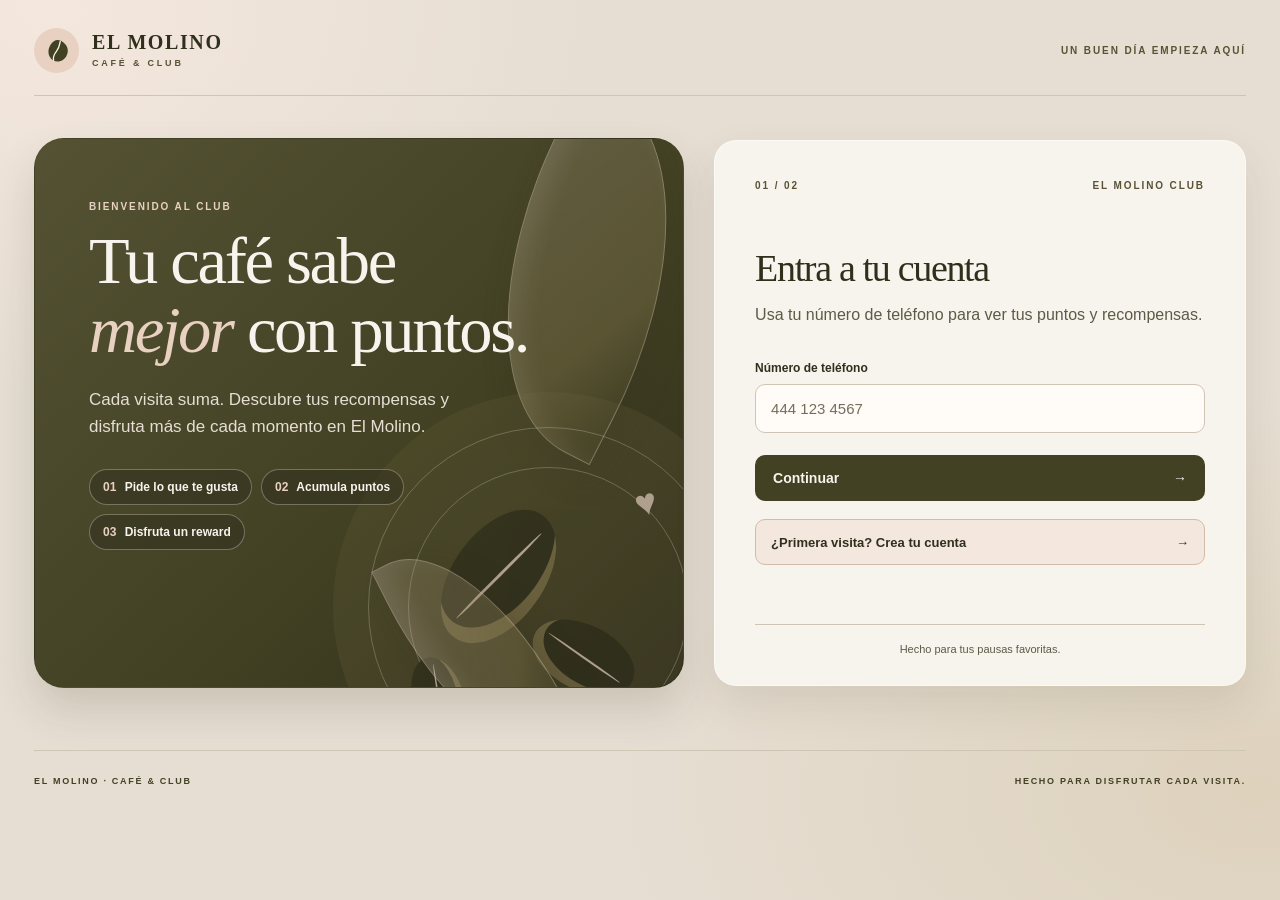
<file: web/index.html>
<!doctype html>
<html lang="es-MX">
<head>
  <meta charset="utf-8"><meta name="viewport" content="width=device-width, initial-scale=1">
  <meta name="theme-color" content="#123a30"><meta name="description" content="El Molino Club: puntos y recompensas para cada visita.">
  <link rel="manifest" href="./manifest.webmanifest"><link rel="stylesheet" href="./styles.css"><link rel="stylesheet" href="./theme.css?v=20"><title>El Molino Club</title>
</head>
<body class="customer-page">
  <main class="shell">
    <header class="site-header">
      <div class="brand"><span class="brand-mark" aria-hidden="true"><svg viewBox="0 0 64 64"><path d="M33 8c-14 5-23 17-21 31 2 13 15 21 28 16 13-5 20-18 15-31C50 11 41 7 33 8Z" fill="currentColor"/><path d="M46 13c-4 7-6 13-15 19-9 6-13 11-13 18" fill="none" stroke="#f8f2e6" stroke-width="3" stroke-linecap="round"/></svg></span><span class="brand-wordmark"><strong>EL MOLINO</strong><small>CAFÉ & CLUB</small></span></div>
      <span class="header-kicker">Un buen día empieza aquí</span>
    </header>

    <section id="login-view" class="login-layout">
      <div class="login-story">
        <p class="eyebrow">BIENVENIDO AL CLUB</p><h1>Tu café sabe<br><em>mejor</em> con puntos.</h1>
        <p class="story-copy">Cada visita suma. Descubre tus recompensas y disfruta más de cada momento en El Molino.</p>
        <div class="story-steps"><span><b>01</b> Pide lo que te gusta</span><span><b>02</b> Acumula puntos</span><span><b>03</b> Disfruta un reward</span></div>
        <div class="coffee-art" aria-hidden="true"><div class="art-ring ring-one"></div><div class="art-ring ring-two"></div><div class="art-bean bean-one"></div><div class="art-bean bean-two"></div><div class="art-bean bean-three"></div><span>♥</span></div>
      </div>
      <div class="login-panel card">
        <div class="panel-topline"><span>01 / 02</span><span>EL MOLINO CLUB</span></div>
        <h2 id="auth-title">Entra a tu cuenta</h2><p id="auth-description" class="muted">Usa tu número de teléfono para ver tus puntos y recompensas.</p>
        <form id="phone-form"><label for="phone">Número de teléfono</label><input id="phone" name="phone" type="tel" inputmode="tel" autocomplete="tel" placeholder="444 123 4567" required><button class="button-primary">Continuar <span aria-hidden="true">→</span></button></form>
        <form id="code-form" hidden><label for="code">Código de 6 dígitos</label><input id="code" name="code" type="text" inputmode="numeric" autocomplete="one-time-code" pattern="[0-9]{6}" maxlength="6" placeholder="000000" required><button class="button-primary">Entrar al Club <span aria-hidden="true">→</span></button><div class="code-actions"><button class="link" type="button" id="change-phone">Usar otro número</button><button class="link resend-code" type="button" id="resend-login-code" disabled>Reenviar código</button></div></form>
        <button id="show-registration" class="auth-switch" type="button">¿Primera visita? Crea tu cuenta <span aria-hidden="true">→</span></button>
        <form id="registration-form" hidden><label for="registration-name">Tu nombre</label><input id="registration-name" type="text" autocomplete="name" required><label for="registration-phone">Número de teléfono</label><input id="registration-phone" type="tel" inputmode="tel" autocomplete="tel" required><label class="signup-consent"><input id="registration-consent" type="checkbox"><span>Quiero recibir novedades y rewards.</span></label><button class="button-primary">Recibir código <span aria-hidden="true">→</span></button></form>
        <form id="registration-code-form" hidden><p class="form-hint">Introduce el código solicitado desde esta pantalla de registro.</p><label for="registration-code">Código de 6 dígitos</label><input id="registration-code" type="text" inputmode="numeric" autocomplete="one-time-code" pattern="[0-9]{6}" maxlength="6" placeholder="000000" required><button class="button-primary">Crear mi cuenta <span aria-hidden="true">→</span></button><button class="link resend-code" type="button" id="resend-registration-code" disabled>Reenviar código</button></form>
        <button id="back-to-login" class="link auth-switch" type="button" hidden>Ya tengo cuenta</button>
        <p id="login-message" class="message" aria-live="polite"></p><a id="online-club-link" class="online-club-link" href="https://el-molino-club.onrender.com/" hidden>Abrir el Club en línea <span aria-hidden="true">↗</span></a><button id="session-retry" class="button-primary" type="button" hidden>Volver a cargar <span aria-hidden="true">→</span></button><div class="panel-footer">Hecho para tus pausas favoritas.</div>
      </div>
    </section>

    <section id="club-view" hidden>
      <div class="welcome"><div><p class="eyebrow">TU ESPACIO EN EL MOLINO</p><h1>Hola, <span id="customer-name"></span><span class="welcome-dot">.</span></h1><p class="muted">Qué gusto tenerte de vuelta.</p></div><button id="logout" class="link">Cerrar sesión</button></div>
      <article class="points-card"><div class="points-art" aria-hidden="true"><i></i><i></i><i></i></div><div class="points-content"><p class="eyebrow">TU TARJETA DEL CLUB</p><span class="points-label">Puntos disponibles</span><strong id="points-balance">0</strong><span class="points-hint">Cada visita te acerca a algo delicioso.</span><button id="show-member-qr" type="button" class="club-qr-button">Mostrar mi QR</button><p id="member-qr-message" class="club-qr-message" role="status"></p><div id="member-qr-panel" class="club-qr-panel" hidden><img id="member-qr-image" alt="QR de mi tarjeta del Club"><p>Muéstralo al personal antes de sumar puntos.</p></div></div><div class="points-stamp">EL<br>MOLINO<br>CLUB</div></article>
      <nav class="section-nav" aria-label="Secciones del club"><a href="#campaign-section">Para ti</a><a href="#rewards-section">Rewards</a><a href="#purchases-section">Tus compras</a><a href="#redemptions-section">Tus canjes</a><a href="#profile-section">Tu perfil</a></nav>
      <div class="club-grid"><div class="club-main">
        <section id="campaign-section" class="content-section" hidden><div class="section-heading"><div><p class="eyebrow">SELECCIONADO PARA TI</p><h2>Algo especial</h2></div><span class="section-rule" aria-hidden="true"></span></div><div id="campaigns" class="campaigns"></div></section>
        <section id="rewards-section" class="content-section"><div class="section-heading"><div><p class="eyebrow">DISFRUTA MÁS</p><h2>Rewards para ti</h2></div><span class="section-rule" aria-hidden="true"></span></div><div id="rewards" class="rewards"></div><p id="rewards-message" class="message"></p></section>
        <section id="purchases-section" class="content-section"><div class="section-heading"><div><p class="eyebrow">TUS VISITAS</p><h2>Tus compras</h2></div><span class="section-rule" aria-hidden="true"></span></div><div id="purchases" class="purchases"></div></section>
        <section id="redemptions-section" class="content-section"><div class="section-heading"><div><p class="eyebrow">TUS BENEFICIOS</p><h2>Tus canjes</h2></div><span class="section-rule" aria-hidden="true"></span></div><div id="redemptions" class="rewards"></div></section>
      </div><section id="profile-section" class="profile card"><p class="eyebrow">SOBRE TI</p><h2>Tu perfil</h2><p class="muted">Mantén tus datos al día para que el Club se sienta tuyo.</p><form id="profile-form"><label for="profile-name">Nombre</label><input id="profile-name" type="text" required><label for="profile-email">Email</label><input id="profile-email" type="email"><label for="preferred-channel">Canal preferido</label><select id="preferred-channel"><option value="">Sin preferencia</option><option value="whatsapp">WhatsApp</option><option value="sms">SMS</option><option value="email">Email</option></select><label class="checkbox"><input id="marketing-consent" type="checkbox"><span>Quiero recibir novedades y rewards.</span></label><button class="button-primary">Guardar perfil</button><p id="profile-message" class="message" aria-live="polite"></p></form></section></div>
    </section>
    <footer class="site-footer"><span>EL MOLINO · CAFÉ & CLUB</span><span>Hecho para disfrutar cada visita.</span></footer>
  </main>
  <script src="./app.js" defer></script>
</body>
</html>
</file>
<file: web/styles.css>
:root{font-family:Arial,Helvetica,sans-serif;color:#173d33;background:#f7f3ea;font-synthesis:none}
*{box-sizing:border-box}
[hidden]{display:none!important}
html{scroll-behavior:smooth}
body{margin:0;min-width:320px;background:radial-gradient(circle at 90% 4%,#e8e6d6 0,transparent 27%),#f7f3ea}
button,input,select,textarea{font:inherit}
button{cursor:pointer}
a{color:inherit}
:focus-visible{outline:3px solid #d2894b;outline-offset:3px}
.shell{max-width:1160px;margin:auto;padding:28px 34px 20px;min-height:100vh}
.site-header{display:flex;align-items:center;justify-content:space-between;border-bottom:1px solid #ced9cc;padding-bottom:22px}
.brand{display:inline-flex;align-items:center;gap:13px;color:#173d33;text-decoration:none}
.brand-mark{display:grid;place-items:center;width:45px;height:45px;color:#174637;background:#e8eddd;border-radius:50%}
.brand-mark svg{width:28px;height:28px;transform:rotate(-18deg)}
.brand-wordmark strong,.brand-wordmark small{display:block;line-height:1.08}
.brand-wordmark strong{font-family:Georgia,serif;font-size:20px;letter-spacing:.08em}
.brand-wordmark small{margin-top:5px;font-size:9px;font-weight:800;letter-spacing:.31em;color:#a66d46}
.header-kicker,.eyebrow,.site-footer,.panel-topline{font-size:10px;font-weight:800;letter-spacing:.19em;text-transform:uppercase}
.header-kicker{color:#8a7868}
h1,h2,h3,p{margin-top:0}
h1,h2,h3{font-family:Georgia,'Times New Roman',serif;font-weight:normal;letter-spacing:-.035em}
h1{font-size:clamp(42px,5.2vw,72px);line-height:1.03}
h2{font-size:30px;line-height:1.15}
h3{font-size:21px;line-height:1.2}
.muted{color:#6d796e;line-height:1.58}
.eyebrow{color:#b86c41;margin-bottom:15px}
.login-layout{min-height:620px;display:grid;grid-template-columns:minmax(0,1.12fr) minmax(355px,.88fr);align-items:center;gap:56px;padding:55px 0 65px}
.login-story{position:relative;min-height:510px;padding-top:15px;overflow:hidden}
.login-story h1{max-width:600px;position:relative;z-index:1;margin-bottom:23px}
.login-story h1 em{font-style:italic;color:#c07149}
.story-copy{max-width:460px;position:relative;z-index:1;font-size:17px;line-height:1.7;color:#587063}
.story-steps{position:relative;z-index:1;display:flex;flex-wrap:wrap;gap:12px;margin-top:34px;max-width:520px}
.story-steps span{padding:10px 13px;border:1px solid #cbd7c9;background:#f7f3ead9;border-radius:999px;color:#416053;font-size:12px;font-weight:700;white-space:nowrap}
.story-steps b{color:#b86942;margin-right:5px}
.coffee-art{position:absolute;right:-45px;bottom:-85px;width:430px;height:430px;border-radius:50%;background:#dfebd9;opacity:.9}
.art-ring{position:absolute;border:1px solid #a8bca8;border-radius:50%}.ring-one{inset:35px}.ring-two{inset:75px}
.art-bean{position:absolute;width:91px;height:151px;background:#19513e;border-radius:50%;transform:rotate(36deg);box-shadow:inset -10px -12px 0 #2c6b51}
.art-bean:after{content:"";position:absolute;left:48%;top:9%;height:80%;width:3px;border-radius:50%;background:#ead9ac;transform:rotate(9deg)}
.bean-one{left:120px;top:109px}.bean-two{left:205px;top:190px;transform:rotate(116deg) scale(.72)}.bean-three{left:60px;top:230px;transform:rotate(-18deg) scale(.55)}
.coffee-art span{position:absolute;top:90px;right:106px;color:#c47f54;font-size:37px;transform:rotate(-15deg)}
.card{background:#fffcf7;border:1px solid #e9e9de;border-radius:22px;box-shadow:0 18px 46px #123d2b0a}
.login-panel{padding:34px 36px 25px;position:relative;z-index:2}
.panel-topline{display:flex;justify-content:space-between;color:#ac7c5b;margin-bottom:56px}
.login-panel h2{font-size:38px;margin:0 0 12px}
.login-panel>.muted{margin-bottom:34px}
label{display:block;font-size:12px;font-weight:800;color:#375348;margin:20px 0 9px}
input,select,textarea{width:100%;border:1px solid #cbd9cd;background:#fff;border-radius:10px;padding:14px 15px;font-size:15px;color:#173d33;min-height:49px}
input::placeholder{color:#9aa69c}
input:focus,select:focus,textarea:focus{border-color:#2e6d52;outline:3px solid #b2d0bb80}
button{border:0;border-radius:10px;background:#1b4d3b;color:#fff;padding:13px 18px;font-size:14px;font-weight:800;min-height:46px;transition:transform .15s,background .15s}
button:hover:not(:disabled){transform:translateY(-1px);background:#296149}
button:disabled{background:#c8d0c7;color:#617367;cursor:not-allowed}
.button-primary{width:100%;display:flex;align-items:center;justify-content:space-between;margin-top:22px}
.online-club-link{display:flex;align-items:center;justify-content:space-between;gap:12px;margin-top:17px;padding:14px 17px;border-radius:10px;background:#1b4d3b;color:#fff;font-size:14px;font-weight:800;text-decoration:none}.online-club-link:hover{background:#296149}.online-club-link[hidden]{display:none}
.link{background:transparent;color:#35654c;padding:7px 0;text-decoration:underline;min-height:auto}
.link:hover:not(:disabled){background:transparent;color:#143e2d;transform:none}
.code-actions{display:flex;flex-wrap:wrap;justify-content:space-between;align-items:center;gap:4px 14px;margin-top:8px}
.resend-code{display:block;margin-top:8px;font-size:12px;text-align:left}
.resend-code:disabled{background:transparent;color:#89958c;text-decoration:none}
.message{min-height:20px;margin:14px 0 0;font-size:13px;line-height:1.5;color:#2f7653}
.error{color:#a94132!important}
.panel-footer{border-top:1px solid #e9e9de;padding-top:18px;margin-top:25px;color:#9e8975;font-size:11px;text-align:center}
.auth-switch{display:block;margin:8px auto 0;font-size:12px}#show-registration{width:100%;display:flex;align-items:center;justify-content:space-between;gap:12px;margin-top:18px;padding:12px 15px;background:#eef3e9;border:1px solid #cbd9cd;color:#1b4d3b;text-align:left;font-size:13px}#show-registration:hover:not(:disabled){background:#e1ecde}.form-hint{margin:16px 0 4px;font-size:13px;line-height:1.5;color:#587063}.signup-consent{display:flex;align-items:start;gap:10px;font-size:12px;font-weight:normal;line-height:1.5}.signup-consent input{width:17px;height:17px;min-height:0;flex:none;margin:0;accent-color:#1b4d3b}
.site-footer{display:flex;justify-content:space-between;gap:12px;border-top:1px solid #ced9cc;padding:25px 0;color:#897c6c;font-size:9px}
.welcome{display:flex;justify-content:space-between;align-items:start;gap:20px;padding-top:56px}
.welcome h1{font-size:clamp(38px,4vw,58px);margin:0 0 8px}.welcome .muted{margin:0}.welcome-dot{color:#c0774b}
.points-card{position:relative;overflow:hidden;min-height:300px;margin:38px 0 24px;padding:35px 42px;border-radius:24px;background:linear-gradient(115deg,#183f34,#226148);color:#f8f5e9;box-shadow:0 20px 50px #173d3330}
.points-content{position:relative;z-index:1;display:flex;flex-direction:column;align-items:start}.points-card .eyebrow{color:#eac396;margin:0 0 25px}
.points-label{font-size:14px;color:#d5e4d6}.points-card strong{font-family:Georgia,serif;font-size:clamp(82px,10vw,136px);line-height:1.05;font-weight:normal;letter-spacing:-.07em}
.points-hint{font-size:13px;color:#cfddce}.points-stamp{position:absolute;z-index:1;right:37px;top:35px;width:74px;height:74px;display:grid;place-items:center;border:1px solid #b9d4bd;border-radius:50%;font-size:10px;line-height:1.15;letter-spacing:.1em;text-align:center;color:#dae8d3;transform:rotate(13deg)}
.points-art{position:absolute;width:520px;height:520px;border:1px solid #ffffff25;border-radius:50%;right:-90px;top:-125px}.points-art:before,.points-art:after{content:"";position:absolute;border:1px solid #ffffff25;border-radius:50%}.points-art:before{inset:45px}.points-art:after{inset:95px}.points-art i{position:absolute;width:95px;height:145px;border-radius:50%;background:#ffffff13;transform:rotate(35deg)}.points-art i:nth-child(1){top:155px;left:130px}.points-art i:nth-child(2){top:65px;left:280px}.points-art i:nth-child(3){top:310px;left:325px}
.section-nav{display:flex;gap:8px;overflow:auto;padding:4px 0 19px;border-bottom:1px solid #d7dfd3;margin-bottom:28px;scrollbar-width:none}.section-nav a{flex:none;text-decoration:none;color:#557164;padding:10px 16px;border-radius:999px;font-size:12px;font-weight:800}.section-nav a:hover,.section-nav a:focus{background:#e5eedf;color:#1b4d3b}
.club-grid{display:grid;grid-template-columns:minmax(0,1.55fr) minmax(290px,.85fr);align-items:start;gap:34px;margin-bottom:65px}.club-main{min-width:0}.content-section{margin-bottom:38px;scroll-margin-top:25px}
.section-heading{display:flex;align-items:end;gap:18px;margin:0 0 18px}.section-heading .eyebrow{margin-bottom:7px}.section-heading h2{margin:0}.section-rule{flex:1;height:1px;background:#d4ddd1;margin-bottom:7px}
.purchases{display:grid;gap:12px;color:#69766b;font-size:13px}.purchase{padding:20px 23px;border:1px solid #e4e7dc;border-radius:16px;background:#fffcf7;box-shadow:0 5px 17px #173d3308}.purchase-heading{display:flex;justify-content:space-between;align-items:baseline;gap:16px}.purchase h3{font-size:19px;margin:0}.purchase-heading strong{color:#173d33;white-space:nowrap}.purchase-products{color:#69766b;line-height:1.5;margin:12px 0}.purchase-points{display:inline-block;padding:6px 10px;border-radius:999px;background:#e8eddd;color:#266348;font-size:12px;font-weight:800}
.campaigns,.rewards{display:grid;gap:12px}.campaign,.reward{border-radius:16px;padding:23px;background:#fffcf7;border:1px solid #e4e7dc;box-shadow:0 5px 17px #173d3308}.campaign{background:#efe4d2;border-color:#e4d4bd}.campaign .eyebrow{margin-bottom:10px}.campaign h3,.reward h3{margin:0 0 8px}.campaign p:not(.eyebrow),.reward p{color:#69766b;font-size:13px;line-height:1.5;margin:0}.campaign button{margin-top:18px;background:#bf7048}.reward{display:flex;justify-content:space-between;align-items:center;gap:20px}.reward strong{display:block;color:#bf7048;margin-top:15px;font-size:12px;letter-spacing:.06em;overflow-wrap:anywhere}.reward button{flex:none;background:#bb7048;white-space:nowrap}.reward button:hover:not(:disabled){background:#a65e39}.reward button:disabled{background:#e2e4dc;color:#718071}
.profile{padding:28px;scroll-margin-top:25px}.profile .eyebrow{margin-bottom:7px}.profile h2{margin-bottom:9px}.profile>.muted{font-size:13px}.profile label{margin-top:16px}.profile .checkbox{display:flex;gap:10px;align-items:start;font-size:12px;line-height:1.5;font-weight:normal}.profile .checkbox input{width:17px;height:17px;min-height:0;margin:0;flex:none;accent-color:#1b4d3b}
@media(max-width:850px){.shell{padding:20px}.login-layout{gap:25px;grid-template-columns:minmax(0,1fr) minmax(320px,.9fr)}.login-story{min-height:480px}.coffee-art{width:330px;height:330px;right:-90px;bottom:-30px}.bean-one{left:100px;top:70px}.bean-two{left:170px;top:135px}.bean-three{left:30px;top:165px}.club-grid{grid-template-columns:1fr}.profile{max-width:none}}
@media(max-width:680px){.shell{padding:18px 17px}.site-header{padding-bottom:16px}.header-kicker{display:none}.brand-mark{width:39px;height:39px}.brand-wordmark strong{font-size:18px}.login-layout{display:block;padding:28px 0}.login-story{min-height:270px;padding:0}.login-story h1{font-size:clamp(39px,11vw,60px);margin-bottom:12px}.story-copy{font-size:14px;max-width:310px}.story-steps{gap:6px;margin-top:16px}.story-steps span{font-size:10px;padding:7px 9px}.coffee-art{width:250px;height:250px;right:-105px;bottom:-50px;opacity:.45}.art-bean{transform:scale(.7)}.bean-one{left:80px;top:30px}.bean-two{left:120px;top:95px}.bean-three{left:0;top:110px}.login-panel{padding:26px 23px}.panel-topline{margin-bottom:22px}.login-panel h2{font-size:32px}.welcome{padding-top:35px}.welcome h1{font-size:40px}.welcome .link{font-size:12px;white-space:nowrap}.points-card{min-height:240px;padding:28px 26px;margin-top:27px}.points-card strong{font-size:92px}.points-stamp{right:22px;top:24px;width:57px;height:57px;font-size:8px}.points-art{right:-300px}.club-grid{gap:0}.reward{align-items:start;flex-direction:column;gap:13px}.reward button{width:100%}.site-footer{font-size:8px}}
@media(max-width:380px){.story-steps span:last-child{display:none}.points-card strong{font-size:76px}.welcome h1{font-size:34px}}
</file>
<file: web/theme.css>
:root {
  /* El Molino palette: Moss, Olive, Oat, Blush. */
  --moss:#424123;
  --olive:#80744c;
  --oat:#e6ded3;
  --blush:#e8d1c1;
  --moss-deep:#302f1c;
  --olive-deep:#595234;
  --oat-light:#f7f3ed;
  --blush-light:#f4e7de;
  --line:#cfc5b4;
  --text-muted:#5c5b46;
  --color-page:var(--oat);
  --color-surface:var(--oat-light);
  --color-text:var(--moss-deep);
  --color-text-secondary:var(--text-muted);
  --color-accent-solid:var(--moss);
  --color-accent-text:var(--oat-light);
  --color-border:var(--line);
  --forest:var(--moss);
  --forest-deep:var(--moss-deep);
  --teal:var(--moss);
  --leaf:var(--olive);
  --sage:var(--olive);
  --clay:var(--olive-deep);
  --cocoa:var(--moss-deep);
  --sand:var(--blush);
  --cream:var(--oat);
  --paper:var(--oat-light);
  --ink:var(--moss-deep);
  --muted-ink:var(--text-muted);
  color:var(--color-text);
  background:var(--color-page);
}

* { -webkit-tap-highlight-color:transparent; }
html { scroll-behavior:smooth; }
body.customer-page,
body.staff-page {
  color:var(--color-text);
  background:
    radial-gradient(ellipse at 4% 1%,#f4e7de 0,transparent 31%),
    radial-gradient(ellipse at 98% 88%,#ded2bd 0,transparent 36%),
    var(--color-page);
}
::selection { background:var(--olive);color:var(--oat-light); }
:focus-visible { outline:3px solid var(--olive-deep);outline-offset:3px; }
h1,h2,h3 { color:var(--moss-deep);text-wrap:balance; }
p { text-wrap:pretty; }
button,input,select,textarea { font-family:Arial,Helvetica,sans-serif; }
button {
  background:var(--color-accent-solid);color:var(--color-accent-text);
  transition:background-color .15s ease,transform .15s ease,box-shadow .15s ease;
}
button:hover:not(:disabled) { background:var(--moss-deep); }
button:active:not(:disabled) { transform:scale(.96); }
button:disabled { background:#d3c9b9;color:var(--text-muted); }
input,select,textarea {
  background:var(--oat-light);border-color:var(--line);color:var(--moss-deep);
}
input::placeholder { color:#746e5e; }
input:focus,select:focus,textarea:focus {
  border-color:var(--olive-deep);outline:3px solid #80744c55;
}
label { color:var(--moss-deep); }
.eyebrow,.panel-topline { color:var(--olive-deep); }
.muted { color:var(--color-text-secondary); }
.message { color:var(--moss-deep); }
.error { color:#9b4038!important; }
.card {
  background:var(--color-surface);border-color:var(--color-border);
  box-shadow:0 15px 38px #42412316;
}
.link,.link:hover:not(:disabled) {
  background:transparent;color:var(--moss);text-underline-offset:3px;
}
.online-club-link { background:var(--moss);color:var(--oat-light); }
.online-club-link:hover { background:var(--moss-deep); }
.signup-consent input,.profile .checkbox input { accent-color:var(--moss); }
.site-footer { border-color:var(--line);color:var(--moss); }

/* Customer welcome: a quiet editorial panel with coffee-shaped details. */
.customer-page .shell { max-width:1280px; }
.customer-page .site-header { border-color:var(--line); }
.customer-page .brand { color:var(--moss-deep); }
.customer-page .brand-mark { background:var(--blush);color:var(--moss); }
.customer-page .brand-wordmark small,.customer-page .header-kicker { color:var(--olive-deep); }
.customer-page .login-layout {
  grid-template-columns:minmax(0,1.1fr) minmax(350px,.9fr);
  gap:30px;min-height:630px;padding:42px 0 62px;
}
.customer-page .login-story {
  min-height:550px;padding:62px 54px 42px;border:1px solid #42412326;
  border-radius:30px;isolation:isolate;
  background:linear-gradient(137deg,#555234 0%,var(--moss) 58%,var(--moss-deep) 100%);
  box-shadow:0 22px 42px #4241232a;
}
.customer-page .login-story::before,.customer-page .login-story::after {
  content:"";position:absolute;z-index:0;pointer-events:none;
  border:1px solid #e6ded34d;border-radius:0 85% 0 85%;
  background:linear-gradient(115deg,#e8d1c12b,#80744c66 70%,#42412322);
  box-shadow:inset 13px 0 23px #e6ded31c,11px 16px 30px #302f1c33;
}
.customer-page .login-story::before {
  width:178px;height:340px;right:1%;top:-38px;transform:rotate(27deg);
}
.customer-page .login-story::after {
  width:112px;height:240px;right:23%;bottom:-88px;transform:rotate(-27deg);
}
.customer-page .login-story h1 {
  position:relative;z-index:1;max-width:580px;color:var(--oat-light);
  margin-bottom:22px;text-shadow:none;
}
.customer-page .login-story h1 em,.customer-page .welcome-dot { color:var(--blush); }
.customer-page .login-story .eyebrow { color:var(--blush); }
.customer-page .story-copy { max-width:405px;color:var(--oat);font-size:17px;line-height:1.6; }
.customer-page .story-steps { max-width:450px;gap:9px;margin-top:29px; }
.customer-page .story-steps span {
  color:var(--oat-light);background:#302f1c80;border-color:#e6ded359;
}
.customer-page .story-steps b { color:var(--blush); }
.customer-page .coffee-art { right:-80px;bottom:-135px;background:#80744c38;opacity:.68; }
.customer-page .art-ring { border-color:#e6ded366; }
.customer-page .art-bean { background:var(--moss-deep);box-shadow:inset -10px -12px 0 var(--olive); }
.customer-page .art-bean:after { background:var(--blush); }
.customer-page .coffee-art span { color:var(--blush); }
.customer-page .login-panel {
  padding:39px 40px 30px;background:var(--oat-light);
  border-color:#ffffff99;color:var(--moss-deep);
  box-shadow:0 18px 42px #4241231c;
}
.customer-page .login-panel h2 { color:var(--moss-deep); }
.customer-page .login-panel .muted,.customer-page .form-hint { color:var(--text-muted); }
.customer-page .login-panel label { color:var(--moss-deep); }
.customer-page .login-panel input { background:#fffcf8;border-color:var(--line); }
.customer-page .login-panel button:not(.link) { background:var(--moss);color:var(--oat-light); }
.customer-page .login-panel button:not(.link):hover:not(:disabled) { background:var(--moss-deep); }
.customer-page .login-panel .link { color:var(--moss);background:transparent; }
.customer-page .login-panel #show-registration {
  background:var(--blush-light);border:1px solid #d3bbaa;color:var(--moss-deep);
}
.customer-page .login-panel #show-registration:hover { background:var(--blush); }
.customer-page .login-panel .panel-footer { border-color:var(--line);color:var(--text-muted); }

/* Customer account, rewards and activity. */
.customer-page .welcome h1,.customer-page .section-heading h2 { color:var(--moss-deep); }
.customer-page .welcome .muted { color:var(--text-muted); }
.customer-page .welcome .link { color:var(--moss); }
.customer-page .points-card {
  background:linear-gradient(112deg,var(--moss) 0%,var(--moss-deep) 100%);
  color:var(--oat-light);border:1px solid #80744c88;
  box-shadow:0 18px 40px #42412325;
}
.customer-page .points-card .eyebrow { color:var(--blush); }
.customer-page .points-label,.customer-page .points-hint { color:var(--oat); }
.customer-page .points-stamp { border-color:#e6ded399;color:var(--oat); }
.customer-page .points-art,.customer-page .points-art:before,.customer-page .points-art:after { border-color:#e6ded333; }
.customer-page .points-art i { background:#e8d1c126; }
.customer-page .club-qr-button { background:var(--blush);color:var(--moss-deep); }
.customer-page .club-qr-button:hover:not(:disabled) { background:var(--oat); }
.customer-page .club-qr-panel,.customer-page .redemption-qr {
  background:var(--oat-light);color:var(--moss-deep);
}
.customer-page .section-nav { border-color:var(--line); }
.customer-page .section-nav a { color:var(--moss-deep); }
.customer-page .section-nav a:hover,.customer-page .section-nav a:focus {
  background:var(--blush);color:var(--moss-deep);
}
.customer-page .section-rule { background:var(--line); }
.customer-page .purchase,.customer-page .reward,.customer-page .profile {
  background:var(--oat-light);border-color:var(--line);color:var(--moss-deep);
  box-shadow:0 8px 24px #42412312;
}
.customer-page .purchase h3,.customer-page .reward h3,.customer-page .profile h2 { color:var(--moss-deep); }
.customer-page .purchase-heading strong,.customer-page .reward strong { color:var(--moss); }
.customer-page .purchase-products,.customer-page .reward p,.customer-page .profile .muted { color:var(--text-muted); }
.customer-page .purchases,.customer-page #club-view>.message,.customer-page #rewards-message { color:var(--text-muted); }
.customer-page .purchase-points { background:var(--blush);color:var(--moss-deep); }
.customer-page .reward:nth-child(3n+2) { background:var(--blush-light);border-color:#d8bfae; }
.customer-page .reward:nth-child(3n+3) { background:var(--oat);border-color:#c9bdaa; }
.customer-page .reward button,.customer-page .campaign button { background:var(--moss);color:var(--oat-light); }
.customer-page .reward button:hover:not(:disabled),.customer-page .campaign button:hover:not(:disabled) { background:var(--moss-deep); }
.customer-page .reward button:disabled { background:#d2c8b8;color:var(--text-muted); }
.customer-page .campaign {
  background:var(--blush);border-color:#d5bba9;color:var(--moss-deep);
  box-shadow:0 8px 24px #42412312;
}
.customer-page .campaign:nth-child(even) { background:var(--oat-light);border-color:var(--line);color:var(--moss-deep); }
.customer-page .campaign h3,.customer-page .campaign p:not(.eyebrow),
.customer-page .campaign:nth-child(even) h3,.customer-page .campaign:nth-child(even) p:not(.eyebrow) { color:var(--moss-deep); }
.customer-page .campaign .eyebrow,.customer-page .campaign:nth-child(even) .eyebrow { color:var(--olive-deep); }
.customer-page .profile label { color:var(--moss-deep); }

/* Team workspace uses the same palette with a calmer control surface. */
body.staff-page { color:var(--moss-deep); }
.staff-page .staff-header {
  background:var(--oat-light);border-color:var(--line);
  box-shadow:0 10px 30px #42412316;
}
.staff-page .brand { color:var(--moss-deep); }
.staff-page .brand-mark { background:var(--blush);color:var(--moss); }
.staff-page .brand-wordmark small { color:var(--olive-deep); }
.staff-page .staff-header a,.staff-page .staff-language>button,.staff-page .staff-account button {
  background:var(--oat);border-color:var(--line);color:var(--moss-deep);
}
.staff-page .staff-header a:hover,.staff-page .staff-language>button:hover,.staff-page .staff-account button:hover {
  background:var(--blush);
}
.staff-page .staff-account strong { color:var(--moss-deep); }
.staff-page .staff-language-menu { background:var(--oat-light);border-color:var(--line); }
.staff-page .staff-language-menu button { color:var(--moss-deep); }
.staff-page .staff-language-menu button:hover,.staff-page .staff-language-menu button:focus-visible { background:var(--blush-light); }
.staff-page .staff-intro {
  background:linear-gradient(116deg,var(--moss) 0%,var(--moss-deep) 100%);
  border:1px solid #80744c77;box-shadow:0 16px 38px #42412327;
}
.staff-page .staff-intro:after { border-color:#e6ded333;box-shadow:0 0 0 55px #e6ded30c,0 0 0 110px #e6ded308; }
.staff-page .staff-intro h1 { color:var(--oat-light); }
.staff-page .staff-intro .muted { color:var(--oat); }
.staff-page .staff-intro .eyebrow,.staff-page .staff-intro .welcome-dot { color:var(--blush); }
.staff-page .staff-intro-mark { border-color:#e6ded377;background:#e6ded31c;color:var(--oat-light); }
.staff-page .staff-login-card {
  background:var(--blush-light);border-color:#d7bfaf;color:var(--moss-deep);
  box-shadow:0 12px 32px #42412318;
}
.staff-page .staff-login-card h2,.staff-page .staff-login-card label { color:var(--moss-deep); }
.staff-page .staff-login-card .muted { color:var(--text-muted); }
.staff-page .staff-login-card input { background:var(--oat-light); }
.staff-page .staff-login-card summary { color:var(--moss); }
.staff-page .staff-security,.staff-page .staff-file-notice {
  background:var(--blush-light);border-color:#d7bfaf;color:var(--moss-deep);
}
.staff-page.staff-signed-in .staff-tabs { background:var(--oat);border:1px solid var(--line); }
.staff-page.staff-signed-in .staff-tabs button { color:var(--moss-deep); }
.staff-page.staff-signed-in .staff-tabs button.active { background:var(--moss);color:var(--oat-light); }
.staff-page .staff-workspace .card {
  background:var(--oat-light);border-color:var(--line);color:var(--moss-deep);
  box-shadow:0 10px 28px #42412314;
}
.staff-page .staff-workspace .card:focus-within { border-color:var(--olive); }
.staff-page .staff-workspace .card h2,.staff-page .staff-workspace .card h3 { color:var(--moss-deep); }
.staff-page .staff-workspace .card .muted { color:var(--text-muted); }
.staff-page .staff-workspace .card .eyebrow,.staff-page .staff-workspace label { color:var(--olive-deep); }
.staff-page .staff-workspace input,.staff-page .staff-workspace select,.staff-page .staff-workspace textarea {
  background:#fffcf8;border-color:var(--line);color:var(--moss-deep);
}
.staff-page .staff-workspace button { background:var(--moss);color:var(--oat-light); }
.staff-page .staff-workspace button:hover:not(:disabled) { background:var(--moss-deep); }
.staff-page .staff-workspace .secondary,
.staff-page .staff-workspace .cashier-tabs button,
.staff-page #manager-view>.manager-tabs button {
  background:var(--oat);border-color:var(--line);color:var(--moss-deep);
}
.staff-page .staff-workspace .secondary:hover:not(:disabled),
.staff-page .staff-workspace .cashier-tabs button:hover,
.staff-page #manager-view>.manager-tabs button:hover {
  background:var(--blush);color:var(--moss-deep);
}
.staff-page .staff-tabs button.active,
.staff-page .staff-workspace .cashier-tabs button.active,
.staff-page #manager-view>.manager-tabs button.active {
  background:var(--moss);border-color:var(--moss);color:var(--oat-light);
}
.staff-page #manager-view>.manager-tabs {
  background:var(--oat-light);border:1px solid var(--line);
  box-shadow:0 9px 24px #42412312;
}
.staff-page .staff-workspace .overview-grid button {
  background:var(--moss);border-color:var(--moss-deep);color:var(--oat-light);
}
.staff-page .staff-workspace .overview-grid button:nth-child(2),
.staff-page .staff-workspace .overview-grid button:nth-child(4) {
  background:var(--oat);border-color:var(--line);color:var(--moss-deep);
}
.staff-page .staff-workspace .overview-grid button:nth-child(3),
.staff-page .staff-workspace .overview-grid button:nth-child(5) {
  background:var(--blush);border-color:#d5bba9;color:var(--moss-deep);
}
.staff-page .overview-grid button span,.staff-page .overview-grid button small,
.staff-page .overview-grid button small span { color:inherit;opacity:.88; }
.staff-page .reward-editor,.staff-page .staff-workspace .manager-access,.staff-page .staff-result,
.staff-page .purchase-item,.staff-page .cashier-purchase,.staff-page #cashier-customer,
.staff-page #redemption-details,.staff-page .reward-empty,.staff-page .reconciliation-tools,
.staff-page .campaign-audit-row,.staff-page .staff-code-box {
  background:var(--oat);border-color:var(--line);color:var(--moss-deep);
}
.staff-page .staff-result strong,.staff-page .cashier-purchase strong { color:var(--moss-deep); }
.staff-page .staff-result p,.staff-page .cashier-purchase p { color:var(--text-muted); }
.staff-page .reward-card,.staff-page .campaign-preview,.staff-page .campaign-audit {
  background:var(--blush-light);border-color:#d7bfaf;color:var(--moss-deep);
}
.staff-page .reward-card h4 { color:var(--moss-deep); }
.staff-page .reward-state.is-active { background:var(--oat);color:var(--moss-deep); }
.staff-page .reward-state.is-paused { background:var(--blush);color:var(--moss-deep); }
.staff-page .reconciliation-badge { background:var(--blush);color:var(--moss-deep); }
.staff-page .reconciliation-result.amount_mismatch { background:var(--blush-light);border-color:#c9a99a; }
.staff-page .message { color:var(--moss-deep); }
.staff-page .campaign-list-section { border-color:var(--line); }
.staff-page .team-permissions { border-color:var(--line); }

@media(max-width:900px) {
  .customer-page .login-layout { gap:20px; }
  .customer-page .login-story { padding:49px 34px;min-height:500px; }
}
@media(max-width:680px) {
  .customer-page .login-layout { display:block;padding-top:19px; }
  .customer-page .login-story { min-height:350px;padding:30px 25px;border-radius:23px; }
  .customer-page .login-story h1 { font-size:clamp(39px,10vw,55px); }
  .customer-page .login-story::before { width:110px;height:215px;right:-10%;top:-25px; }
  .customer-page .login-story::after { width:75px;height:155px;right:12%;bottom:-65px; }
  .customer-page .coffee-art { width:230px;height:230px;right:-110px;bottom:-95px;opacity:.35; }
  .customer-page .login-panel { margin-top:16px;padding:28px 24px; }
  .staff-page .staff-intro { padding:28px 24px; }
  .staff-page .staff-workspace .card { padding:23px; }
  input,select,textarea { font-size:16px; }
}
@media(prefers-reduced-motion:reduce) {
  html { scroll-behavior:auto; }
  button { transition:none; }
  button:active:not(:disabled) { transform:none; }
}
</file>
